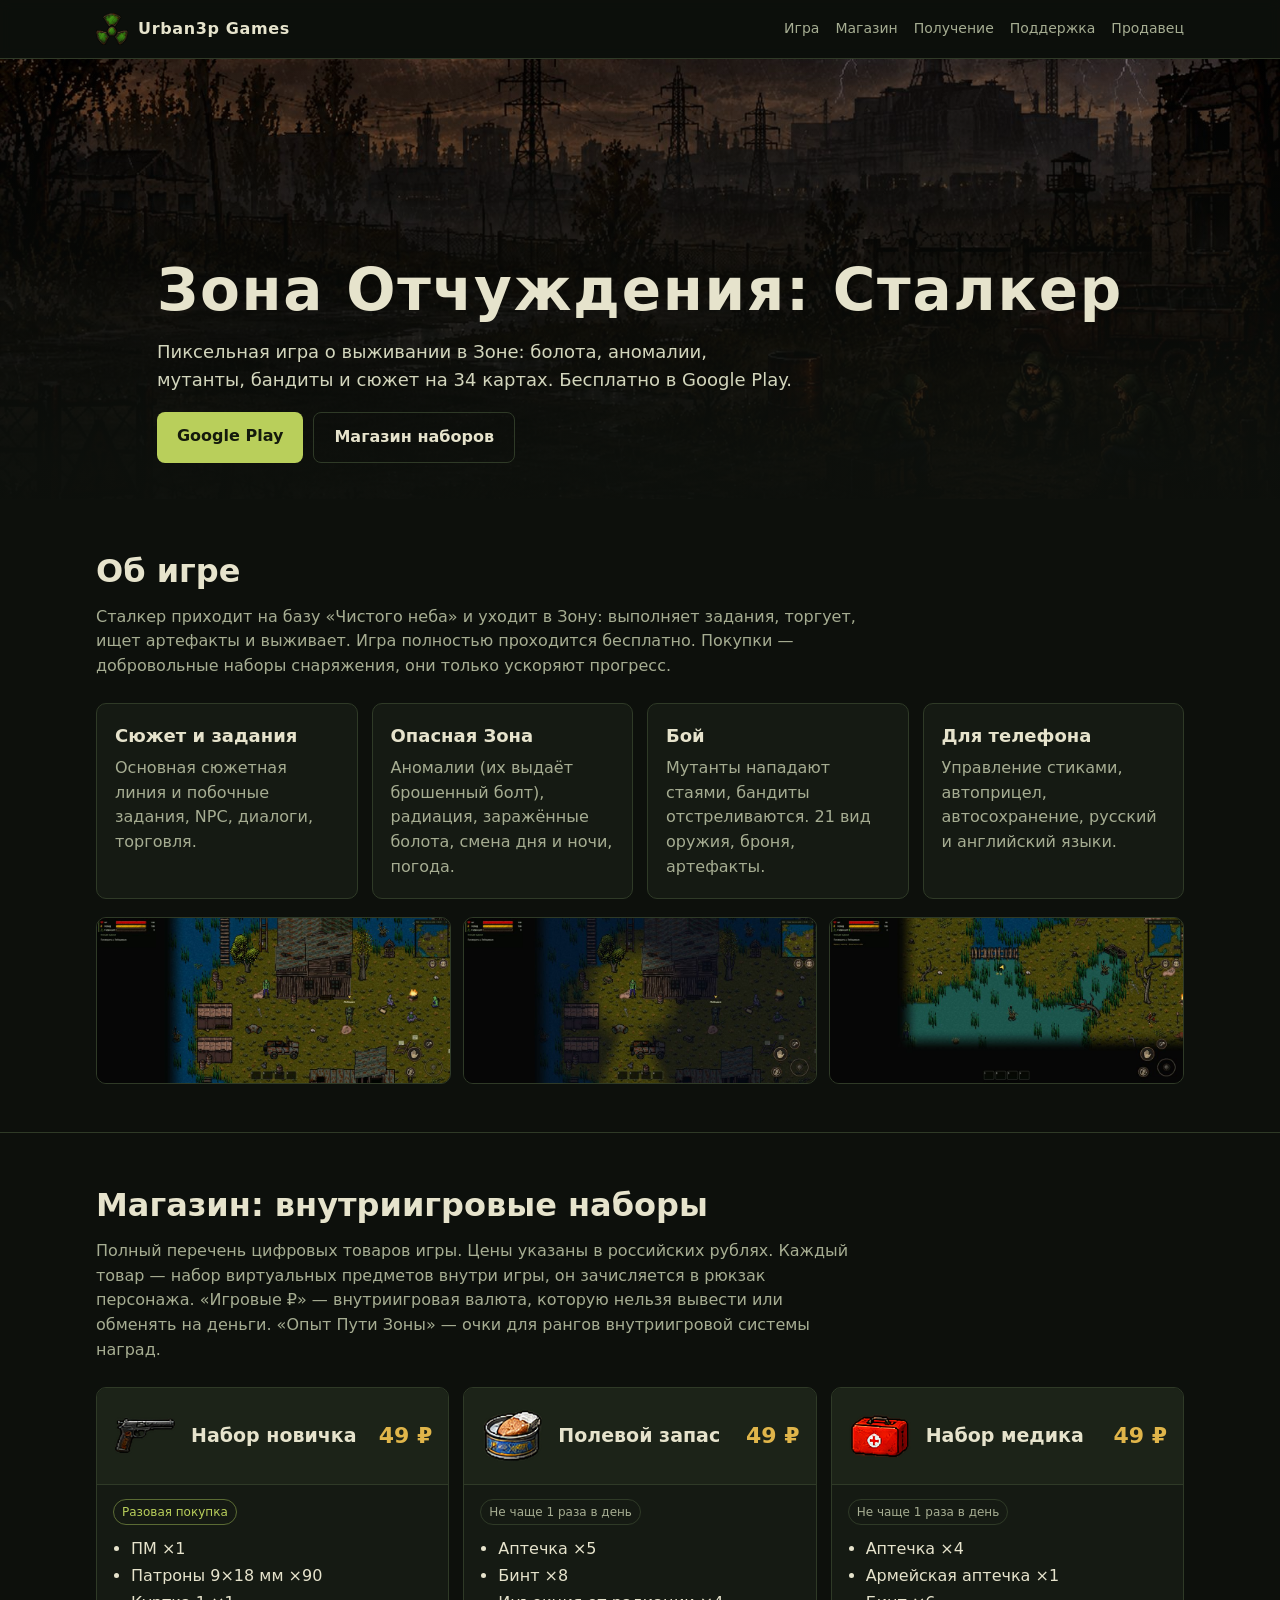
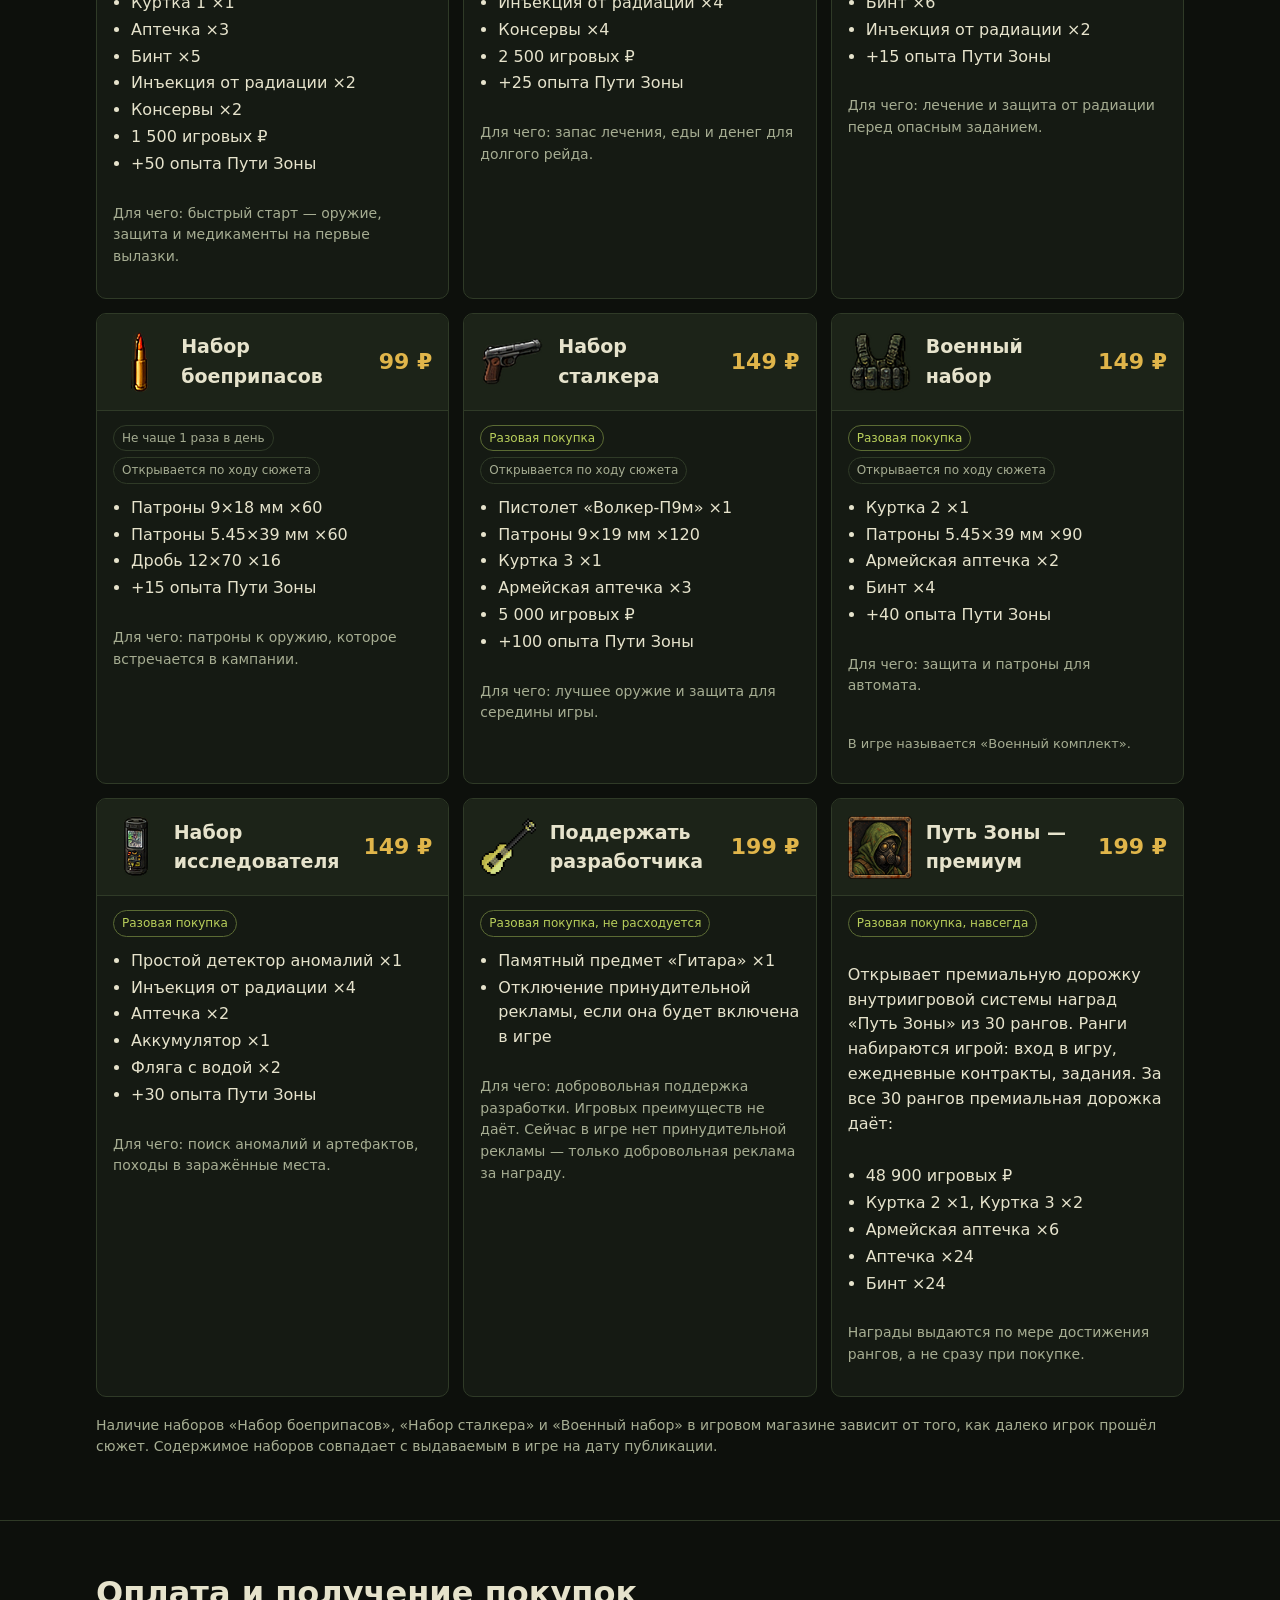
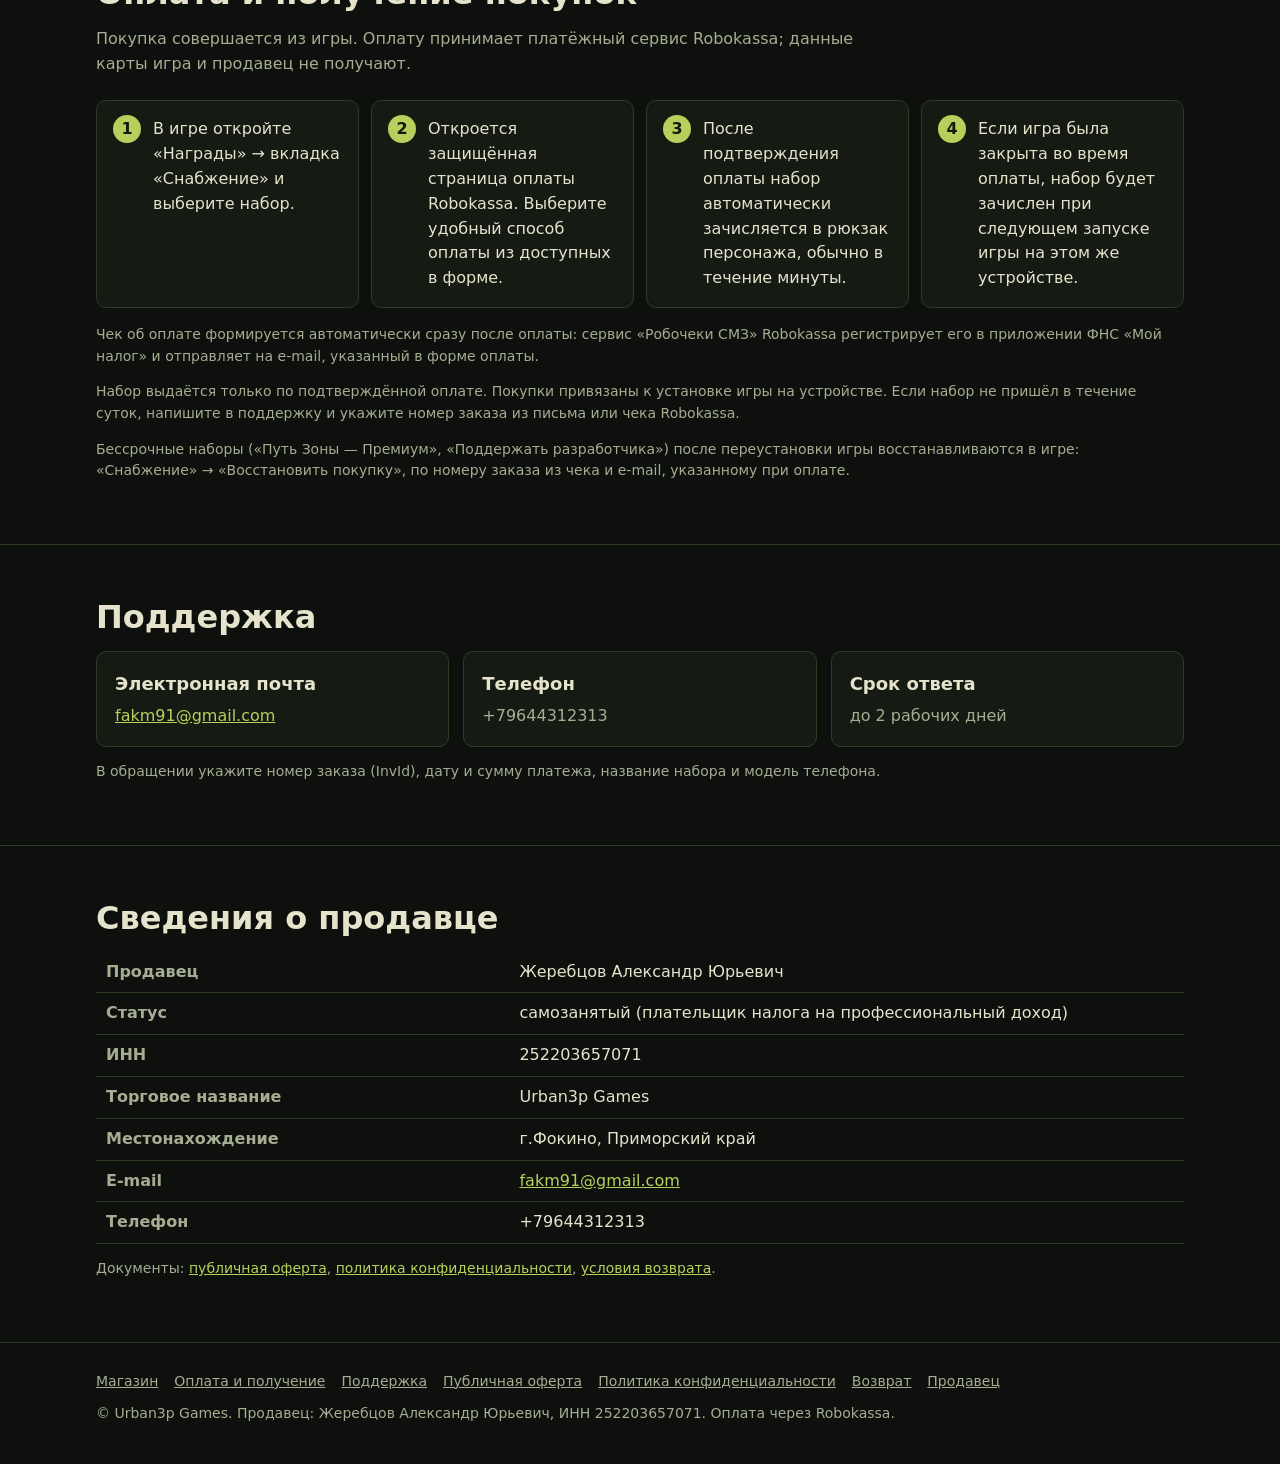
<file: index.html>
<!doctype html>
<html lang="ru">
<head>
<meta charset="utf-8">
<meta name="viewport" content="width=device-width, initial-scale=1">
<title>Зона Отчуждения: Сталкер — игра и магазин | Urban3p Games</title>
<meta name="description" content="Мобильная игра «Зона Отчуждения: Сталкер» от Urban3p Games: описание игры, перечень внутриигровых наборов с ценами, получение покупок, поддержка, оферта и сведения о продавце.">
<link rel="stylesheet" href="style.css">
<link rel="icon" href="img/logo.png">
</head>
<body>
<header class="top">
  <div class="wrap">
    <a class="brand" href="#"><img src="img/logo.png" alt="">Urban3p Games</a>
    <nav class="nav">
      <a href="#game">Игра</a><a href="#shop">Магазин</a><a href="#delivery">Получение</a><a href="#support">Поддержка</a><a href="#seller">Продавец</a>
    </nav>
  </div>
</header>

<div class="hero">
  <div class="wrap">
    <h1>Зона Отчуждения: Сталкер</h1>
    <p>Пиксельная игра о выживании в Зоне: болота, аномалии, мутанты, бандиты и сюжет на 34 картах. Бесплатно в Google Play.</p>
    <div class="actions">
      <a class="btn" href="https://play.google.com/store/apps/details?id=com.zoneofalination.stalker">Google Play</a>
      <a class="btn ghost" href="#shop">Магазин наборов</a>
    </div>
  </div>
</div>

<main>
<section id="game">
  <div class="wrap">
    <h2>Об игре</h2>
    <p class="lead">Сталкер приходит на базу «Чистого неба» и уходит в Зону: выполняет задания, торгует, ищет артефакты и выживает. Игра полностью проходится бесплатно. Покупки — добровольные наборы снаряжения, они только ускоряют прогресс.</p>
    <div class="grid">
      <div class="card"><h3>Сюжет и задания</h3><p>Основная сюжетная линия и побочные задания, NPC, диалоги, торговля.</p></div>
      <div class="card"><h3>Опасная Зона</h3><p>Аномалии (их выдаёт брошенный болт), радиация, заражённые болота, смена дня и ночи, погода.</p></div>
      <div class="card"><h3>Бой</h3><p>Мутанты нападают стаями, бандиты отстреливаются. 21 вид оружия, броня, артефакты.</p></div>
      <div class="card"><h3>Для телефона</h3><p>Управление стиками, автоприцел, автосохранение, русский и английский языки.</p></div>
    </div>
    <div class="shots">
      <img src="img/shot_70_day.jpg" alt="База «Чистого неба» днём" loading="lazy">
      <img src="img/shot_72_night.jpg" alt="Ночь в Зоне с фонариком" loading="lazy">
      <img src="img/shot_64_toxic_swamp.jpg" alt="Заражённые болота" loading="lazy">
    </div>
  </div>
</section>

<section id="shop">
  <div class="wrap">
    <h2>Магазин: внутриигровые наборы</h2>
    <p class="lead">Полный перечень цифровых товаров игры. Цены указаны в российских рублях. Каждый товар — набор виртуальных предметов внутри игры, он зачисляется в рюкзак персонажа. «Игровые ₽» — внутриигровая валюта, которую нельзя вывести или обменять на деньги. «Опыт Пути Зоны» — очки для рангов внутриигровой системы наград.</p>
    <div class="shop">

      <article class="item" id="pzo_starter_pack">
        <header><img src="img/starter.png" alt=""><h3>Набор новичка</h3><span class="price">49 ₽</span></header>
        <div class="body">
          <div class="tags"><span class="tag one">Разовая покупка</span></div>
          <ul><li>ПМ ×1</li><li>Патроны 9×18 мм ×90</li><li>Куртка 1 ×1</li><li>Аптечка ×3</li><li>Бинт ×5</li><li>Инъекция от радиации ×2</li><li>Консервы ×2</li><li>1 500 игровых ₽</li><li>+50 опыта Пути Зоны</li></ul>
          <p class="note">Для чего: быстрый старт — оружие, защита и медикаменты на первые вылазки.</p>
        </div>
      </article>

      <article class="item" id="pzo_field_supply">
        <header><img src="img/field.png" alt=""><h3>Полевой запас</h3><span class="price">49 ₽</span></header>
        <div class="body">
          <div class="tags"><span class="tag">Не чаще 1 раза в день</span></div>
          <ul><li>Аптечка ×5</li><li>Бинт ×8</li><li>Инъекция от радиации ×4</li><li>Консервы ×4</li><li>2 500 игровых ₽</li><li>+25 опыта Пути Зоны</li></ul>
          <p class="note">Для чего: запас лечения, еды и денег для долгого рейда.</p>
        </div>
      </article>

      <article class="item" id="pzo_medic_pack">
        <header><img src="img/medic.png" alt=""><h3>Набор медика</h3><span class="price">49 ₽</span></header>
        <div class="body">
          <div class="tags"><span class="tag">Не чаще 1 раза в день</span></div>
          <ul><li>Аптечка ×4</li><li>Армейская аптечка ×1</li><li>Бинт ×6</li><li>Инъекция от радиации ×2</li><li>+15 опыта Пути Зоны</li></ul>
          <p class="note">Для чего: лечение и защита от радиации перед опасным заданием.</p>
        </div>
      </article>

      <article class="item" id="pzo_ammo_pack">
        <header><img src="img/ammo.png" alt=""><h3>Набор боеприпасов</h3><span class="price">99 ₽</span></header>
        <div class="body">
          <div class="tags"><span class="tag">Не чаще 1 раза в день</span><span class="tag">Открывается по ходу сюжета</span></div>
          <ul><li>Патроны 9×18 мм ×60</li><li>Патроны 5.45×39 мм ×60</li><li>Дробь 12×70 ×16</li><li>+15 опыта Пути Зоны</li></ul>
          <p class="note">Для чего: патроны к оружию, которое встречается в кампании.</p>
        </div>
      </article>

      <article class="item" id="pzo_stalker_pack">
        <header><img src="img/stalker.png" alt=""><h3>Набор сталкера</h3><span class="price">149 ₽</span></header>
        <div class="body">
          <div class="tags"><span class="tag one">Разовая покупка</span><span class="tag">Открывается по ходу сюжета</span></div>
          <ul><li>Пистолет «Волкер-П9м» ×1</li><li>Патроны 9×19 мм ×120</li><li>Куртка 3 ×1</li><li>Армейская аптечка ×3</li><li>5 000 игровых ₽</li><li>+100 опыта Пути Зоны</li></ul>
          <p class="note">Для чего: лучшее оружие и защита для середины игры.</p>
        </div>
      </article>

      <article class="item" id="pzo_military_pack">
        <header><img src="img/military.png" alt=""><h3>Военный набор</h3><span class="price">149 ₽</span></header>
        <div class="body">
          <div class="tags"><span class="tag one">Разовая покупка</span><span class="tag">Открывается по ходу сюжета</span></div>
          <ul><li>Куртка 2 ×1</li><li>Патроны 5.45×39 мм ×90</li><li>Армейская аптечка ×2</li><li>Бинт ×4</li><li>+40 опыта Пути Зоны</li></ul>
          <p class="note">Для чего: защита и патроны для автомата.</p>
          <p class="ingame">В игре называется «Военный комплект».</p>
        </div>
      </article>

      <article class="item" id="pzo_explorer_pack">
        <header><img src="img/explorer.png" alt=""><h3>Набор исследователя</h3><span class="price">149 ₽</span></header>
        <div class="body">
          <div class="tags"><span class="tag one">Разовая покупка</span></div>
          <ul><li>Простой детектор аномалий ×1</li><li>Инъекция от радиации ×4</li><li>Аптечка ×2</li><li>Аккумулятор ×1</li><li>Фляга с водой ×2</li><li>+30 опыта Пути Зоны</li></ul>
          <p class="note">Для чего: поиск аномалий и артефактов, походы в заражённые места.</p>
        </div>
      </article>

      <article class="item" id="pzo_support">
        <header><img src="img/support.png" alt=""><h3>Поддержать разработчика</h3><span class="price">199 ₽</span></header>
        <div class="body">
          <div class="tags"><span class="tag one">Разовая покупка, не расходуется</span></div>
          <ul><li>Памятный предмет «Гитара» ×1</li><li>Отключение принудительной рекламы, если она будет включена в игре</li></ul>
          <p class="note">Для чего: добровольная поддержка разработки. Игровых преимуществ не даёт. Сейчас в игре нет принудительной рекламы — только добровольная реклама за награду.</p>
        </div>
      </article>

      <article class="item" id="pzo_zone_pass">
        <header><img src="img/pass.png" alt=""><h3>Путь Зоны — премиум</h3><span class="price">199 ₽</span></header>
        <div class="body">
          <div class="tags"><span class="tag one">Разовая покупка, навсегда</span></div>
          <p>Открывает премиальную дорожку внутриигровой системы наград «Путь Зоны» из 30 рангов. Ранги набираются игрой: вход в игру, ежедневные контракты, задания. За все 30 рангов премиальная дорожка даёт:</p>
          <ul><li>48 900 игровых ₽</li><li>Куртка 2 ×1, Куртка 3 ×2</li><li>Армейская аптечка ×6</li><li>Аптечка ×24</li><li>Бинт ×24</li></ul>
          <p class="note">Награды выдаются по мере достижения рангов, а не сразу при покупке.</p>
        </div>
      </article>

    </div>
    <p class="note" style="margin-top:18px">Наличие наборов «Набор боеприпасов», «Набор сталкера» и «Военный набор» в игровом магазине зависит от того, как далеко игрок прошёл сюжет. Содержимое наборов совпадает с выдаваемым в игре на дату публикации.</p>
  </div>
</section>

<section id="delivery">
  <div class="wrap">
    <h2>Оплата и получение покупок</h2>
    <p class="lead">Покупка совершается из игры. Оплату принимает платёжный сервис Robokassa; данные карты игра и продавец не получают.</p>
    <ol class="steps">
      <li>В игре откройте «Награды» → вкладка «Снабжение» и выберите набор.</li>
      <li>Откроется защищённая страница оплаты Robokassa. Выберите удобный способ оплаты из доступных в форме.</li>
      <li>После подтверждения оплаты набор автоматически зачисляется в рюкзак персонажа, обычно в течение минуты.</li>
      <li>Если игра была закрыта во время оплаты, набор будет зачислен при следующем запуске игры на этом же устройстве.</li>
    </ol>
    <p class="note">Чек об оплате формируется автоматически сразу после оплаты: сервис «Робочеки СМЗ» Robokassa регистрирует его в приложении ФНС «Мой налог» и отправляет на e-mail, указанный в форме оплаты.</p>
    <p class="note">Набор выдаётся только по подтверждённой оплате. Покупки привязаны к установке игры на устройстве. Если набор не пришёл в течение суток, напишите в поддержку и укажите номер заказа из письма или чека Robokassa.</p>
    <p class="note">Бессрочные наборы («Путь Зоны — Премиум», «Поддержать разработчика») после переустановки игры восстанавливаются в игре: «Снабжение» → «Восстановить покупку», по номеру заказа из чека и e-mail, указанному при оплате.</p>
  </div>
</section>

<section id="support">
  <div class="wrap">
    <h2>Поддержка</h2>
    <div class="grid">
      <div class="card"><h3>Электронная почта</h3><p><a href="mailto:fakm91@gmail.com">fakm91@gmail.com</a></p></div>
      <div class="card"><h3>Телефон</h3><p>+79644312313</p></div>
      <div class="card"><h3>Срок ответа</h3><p>до 2 рабочих дней</p></div>
    </div>
    <p class="note" style="margin-top:14px">В обращении укажите номер заказа (InvId), дату и сумму платежа, название набора и модель телефона.</p>
  </div>
</section>

<section id="seller">
  <div class="wrap">
    <h2>Сведения о продавце</h2>
    <table>
      <tr><th>Продавец</th><td>Жеребцов Александр Юрьевич</td></tr>
      <tr><th>Статус</th><td>самозанятый (плательщик налога на профессиональный доход)</td></tr>
      <tr><th>ИНН</th><td>252203657071</td></tr>
      <tr><th>Торговое название</th><td>Urban3p Games</td></tr>
      <tr><th>Местонахождение</th><td>г.Фокино, Приморский край</td></tr>
      <tr><th>E-mail</th><td><a href="mailto:fakm91@gmail.com">fakm91@gmail.com</a></td></tr>
      <tr><th>Телефон</th><td>+79644312313</td></tr>
    </table>
    <p class="note" style="margin-top:14px">Документы: <a href="offer.html">публичная оферта</a>, <a href="privacy.html">политика конфиденциальности</a>, <a href="refund.html">условия возврата</a>.</p>
  </div>
</section>
</main>

<footer>
  <div class="wrap">
    <nav><a href="#shop">Магазин</a><a href="#delivery">Оплата и получение</a><a href="#support">Поддержка</a><a href="offer.html">Публичная оферта</a><a href="privacy.html">Политика конфиденциальности</a><a href="refund.html">Возврат</a><a href="#seller">Продавец</a></nav>
    <div>© Urban3p Games. Продавец: Жеребцов Александр Юрьевич, ИНН 252203657071. Оплата через Robokassa.</div>
  </div>
</footer>
</body>
</html>
</file>
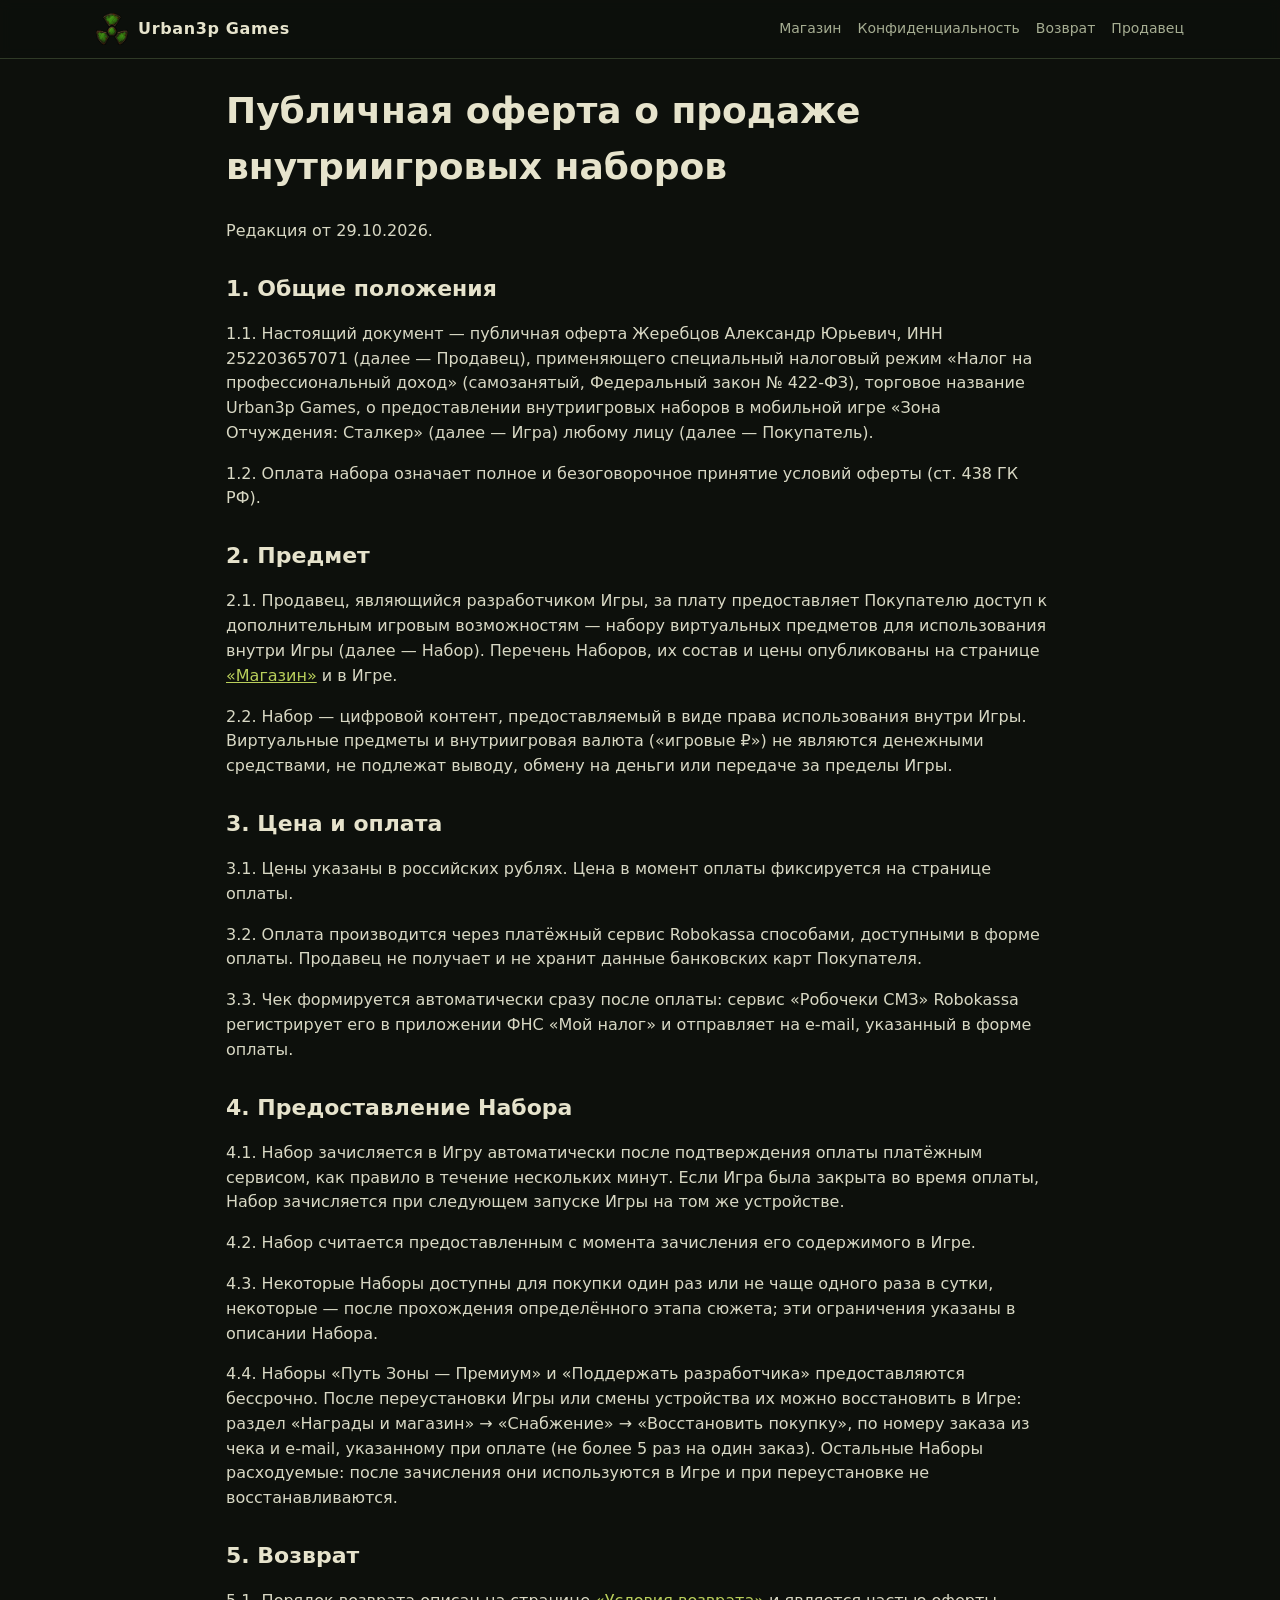
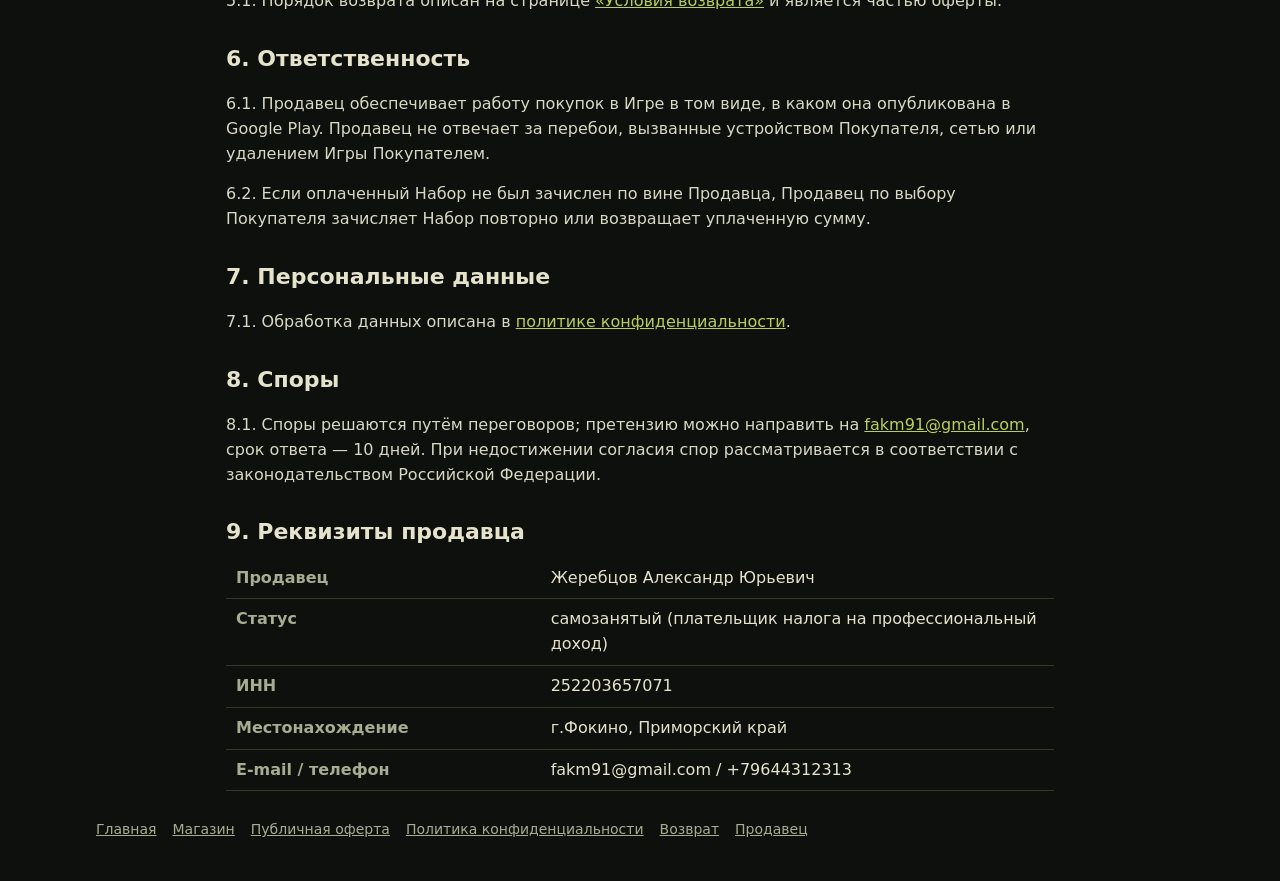
<file: offer.html>
<!doctype html>
<html lang="ru">
<head>
<meta charset="utf-8">
<meta name="viewport" content="width=device-width, initial-scale=1">
<title>Публичная оферта — Зона Отчуждения: Сталкер</title>
<link rel="stylesheet" href="style.css">
<link rel="icon" href="img/logo.png">
</head>
<body>
<header class="top"><div class="wrap"><a class="brand" href="index.html"><img src="img/logo.png" alt="">Urban3p Games</a><nav class="nav"><a href="index.html#shop">Магазин</a><a href="privacy.html">Конфиденциальность</a><a href="refund.html">Возврат</a><a href="index.html#seller">Продавец</a></nav></div></header>
<main class="wrap doc">
<h1>Публичная оферта о продаже внутриигровых наборов</h1>
<p class="draft" hidden>Шаблон для продавца-самозанятого. Поля, выделенные жёлтым, заполняются из МОИ_ДАННЫЕ.txt при сборке.</p>
<p>Редакция от 29.10.2026.</p>

<h2>1. Общие положения</h2>
<p>1.1. Настоящий документ — публичная оферта Жеребцов Александр Юрьевич, ИНН 252203657071 (далее — Продавец), применяющего специальный налоговый режим «Налог на профессиональный доход» (самозанятый, Федеральный закон № 422-ФЗ), торговое название Urban3p Games, о предоставлении внутриигровых наборов в мобильной игре «Зона Отчуждения: Сталкер» (далее — Игра) любому лицу (далее — Покупатель).</p>
<p>1.2. Оплата набора означает полное и безоговорочное принятие условий оферты (ст. 438 ГК РФ).</p>

<h2>2. Предмет</h2>
<p>2.1. Продавец, являющийся разработчиком Игры, за плату предоставляет Покупателю доступ к дополнительным игровым возможностям — набору виртуальных предметов для использования внутри Игры (далее — Набор). Перечень Наборов, их состав и цены опубликованы на странице <a href="index.html#shop">«Магазин»</a> и в Игре.</p>
<p>2.2. Набор — цифровой контент, предоставляемый в виде права использования внутри Игры. Виртуальные предметы и внутриигровая валюта («игровые ₽») не являются денежными средствами, не подлежат выводу, обмену на деньги или передаче за пределы Игры.</p>

<h2>3. Цена и оплата</h2>
<p>3.1. Цены указаны в российских рублях. Цена в момент оплаты фиксируется на странице оплаты.</p>
<p>3.2. Оплата производится через платёжный сервис Robokassa способами, доступными в форме оплаты. Продавец не получает и не хранит данные банковских карт Покупателя.</p>
<p>3.3. Чек формируется автоматически сразу после оплаты: сервис «Робочеки СМЗ» Robokassa регистрирует его в приложении ФНС «Мой налог» и отправляет на e-mail, указанный в форме оплаты.</p>

<h2>4. Предоставление Набора</h2>
<p>4.1. Набор зачисляется в Игру автоматически после подтверждения оплаты платёжным сервисом, как правило в течение нескольких минут. Если Игра была закрыта во время оплаты, Набор зачисляется при следующем запуске Игры на том же устройстве.</p>
<p>4.2. Набор считается предоставленным с момента зачисления его содержимого в Игре.</p>
<p>4.3. Некоторые Наборы доступны для покупки один раз или не чаще одного раза в сутки, некоторые — после прохождения определённого этапа сюжета; эти ограничения указаны в описании Набора.</p>
<p>4.4. Наборы «Путь Зоны — Премиум» и «Поддержать разработчика» предоставляются бессрочно. После переустановки Игры или смены устройства их можно восстановить в Игре: раздел «Награды и магазин» → «Снабжение» → «Восстановить покупку», по номеру заказа из чека и e-mail, указанному при оплате (не более 5 раз на один заказ). Остальные Наборы расходуемые: после зачисления они используются в Игре и при переустановке не восстанавливаются.</p>

<h2>5. Возврат</h2>
<p>5.1. Порядок возврата описан на странице <a href="refund.html">«Условия возврата»</a> и является частью оферты.</p>

<h2>6. Ответственность</h2>
<p>6.1. Продавец обеспечивает работу покупок в Игре в том виде, в каком она опубликована в Google Play. Продавец не отвечает за перебои, вызванные устройством Покупателя, сетью или удалением Игры Покупателем.</p>
<p>6.2. Если оплаченный Набор не был зачислен по вине Продавца, Продавец по выбору Покупателя зачисляет Набор повторно или возвращает уплаченную сумму.</p>

<h2>7. Персональные данные</h2>
<p>7.1. Обработка данных описана в <a href="privacy.html">политике конфиденциальности</a>.</p>

<h2>8. Споры</h2>
<p>8.1. Споры решаются путём переговоров; претензию можно направить на <a href="mailto:fakm91@gmail.com">fakm91@gmail.com</a>, срок ответа — 10 дней. При недостижении согласия спор рассматривается в соответствии с законодательством Российской Федерации.</p>

<h2>9. Реквизиты продавца</h2>
<table>
  <tr><th>Продавец</th><td>Жеребцов Александр Юрьевич</td></tr>
  <tr><th>Статус</th><td>самозанятый (плательщик налога на профессиональный доход)</td></tr>
  <tr><th>ИНН</th><td>252203657071</td></tr>
  <tr><th>Местонахождение</th><td>г.Фокино, Приморский край</td></tr>
  <tr><th>E-mail / телефон</th><td>fakm91@gmail.com / +79644312313</td></tr>
</table>
</main>
<footer><div class="wrap"><nav><a href="index.html">Главная</a><a href="index.html#shop">Магазин</a><a href="offer.html">Публичная оферта</a><a href="privacy.html">Политика конфиденциальности</a><a href="refund.html">Возврат</a><a href="index.html#seller">Продавец</a></nav></div></footer>
</body>
</html>
</file>
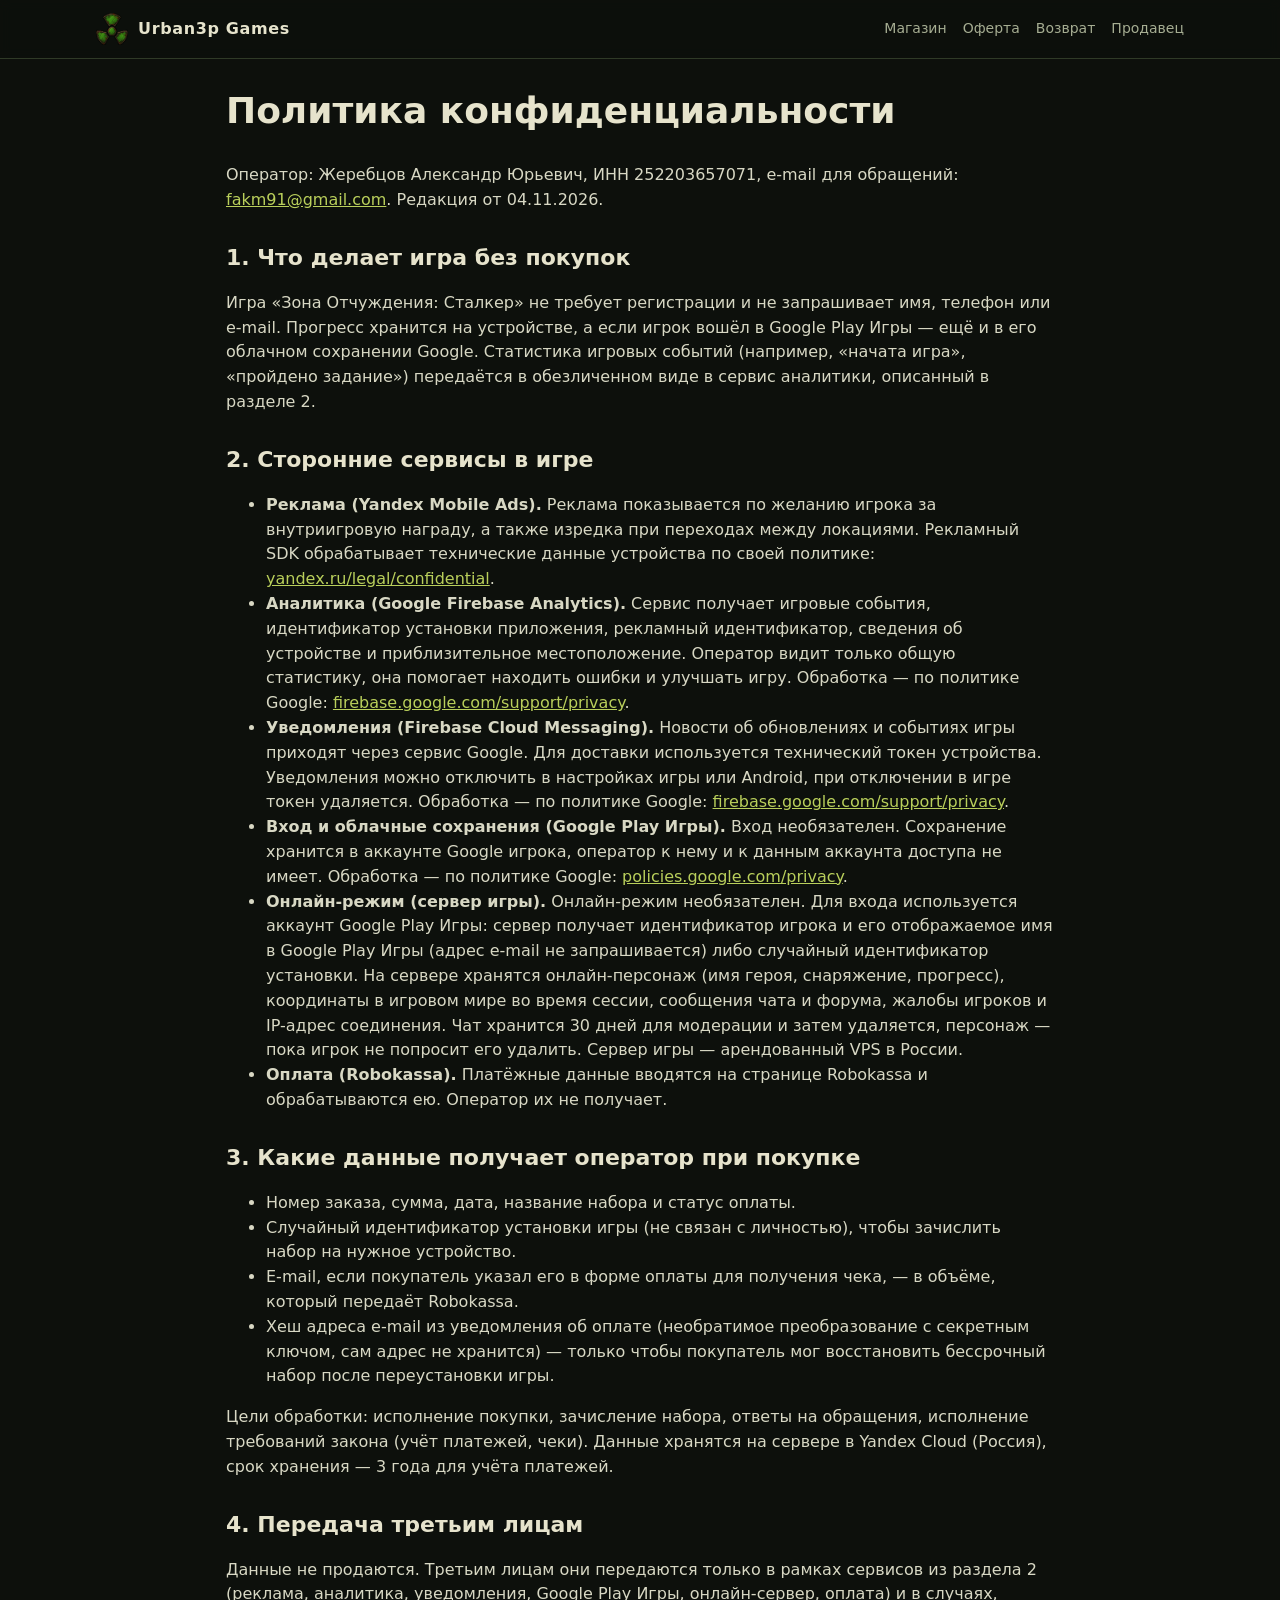
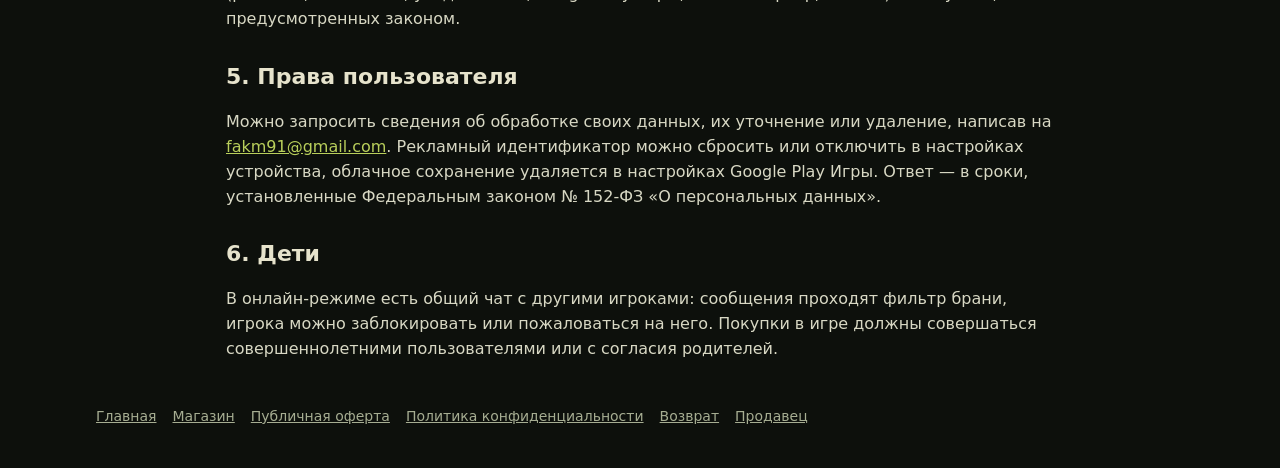
<file: privacy.html>
<!doctype html>
<html lang="ru">
<head>
<meta charset="utf-8">
<meta name="viewport" content="width=device-width, initial-scale=1">
<title>Политика конфиденциальности — Зона Отчуждения: Сталкер</title>
<link rel="stylesheet" href="style.css">
<link rel="icon" href="img/logo.png">
</head>
<body>
<header class="top"><div class="wrap"><a class="brand" href="index.html"><img src="img/logo.png" alt="">Urban3p Games</a><nav class="nav"><a href="index.html#shop">Магазин</a><a href="offer.html">Оферта</a><a href="refund.html">Возврат</a><a href="index.html#seller">Продавец</a></nav></div></header>
<main class="wrap doc">
<h1>Политика конфиденциальности</h1>
<p class="draft" hidden>Шаблон. Описывает фактическую работу игры на дату публикации. Поля, выделенные жёлтым, заполняет продавец. Онлайн-режим описан в разделе 2; при его изменении нужно обновить «Безопасность данных» в Google Play.</p>
<p>Оператор: Жеребцов Александр Юрьевич, ИНН 252203657071, e-mail для обращений: <a href="mailto:fakm91@gmail.com">fakm91@gmail.com</a>. Редакция от 04.11.2026.</p>

<h2>1. Что делает игра без покупок</h2>
<p>Игра «Зона Отчуждения: Сталкер» не требует регистрации и не запрашивает имя, телефон или e-mail. Прогресс хранится на устройстве, а если игрок вошёл в Google Play Игры — ещё и в его облачном сохранении Google. Статистика игровых событий (например, «начата игра», «пройдено задание») передаётся в обезличенном виде в сервис аналитики, описанный в разделе 2.</p>

<h2>2. Сторонние сервисы в игре</h2>
<ul>
  <li><b>Реклама (Yandex Mobile Ads).</b> Реклама показывается по желанию игрока за внутриигровую награду, а также изредка при переходах между локациями. Рекламный SDK обрабатывает технические данные устройства по своей политике: <a href="https://yandex.ru/legal/confidential/">yandex.ru/legal/confidential</a>.</li>
  <li><b>Аналитика (Google Firebase Analytics).</b> Сервис получает игровые события, идентификатор установки приложения, рекламный идентификатор, сведения об устройстве и приблизительное местоположение. Оператор видит только общую статистику, она помогает находить ошибки и улучшать игру. Обработка — по политике Google: <a href="https://firebase.google.com/support/privacy">firebase.google.com/support/privacy</a>.</li>
  <li><b>Уведомления (Firebase Cloud Messaging).</b> Новости об обновлениях и событиях игры приходят через сервис Google. Для доставки используется технический токен устройства. Уведомления можно отключить в настройках игры или Android, при отключении в игре токен удаляется. Обработка — по политике Google: <a href="https://firebase.google.com/support/privacy">firebase.google.com/support/privacy</a>.</li>
  <li><b>Вход и облачные сохранения (Google Play Игры).</b> Вход необязателен. Сохранение хранится в аккаунте Google игрока, оператор к нему и к данным аккаунта доступа не имеет. Обработка — по политике Google: <a href="https://policies.google.com/privacy">policies.google.com/privacy</a>.</li>
  <li><b>Онлайн-режим (сервер игры).</b> Онлайн-режим необязателен. Для входа используется аккаунт Google Play Игры: сервер получает идентификатор игрока и его отображаемое имя в Google Play Игры (адрес e-mail не запрашивается) либо случайный идентификатор установки. На сервере хранятся онлайн-персонаж (имя героя, снаряжение, прогресс), координаты в игровом мире во время сессии, сообщения чата и форума, жалобы игроков и IP-адрес соединения. Чат хранится 30 дней для модерации и затем удаляется, персонаж — пока игрок не попросит его удалить. Сервер игры — арендованный VPS в России.</li>
  <li><b>Оплата (Robokassa).</b> Платёжные данные вводятся на странице Robokassa и обрабатываются ею. Оператор их не получает.</li>
</ul>

<h2>3. Какие данные получает оператор при покупке</h2>
<ul>
  <li>Номер заказа, сумма, дата, название набора и статус оплаты.</li>
  <li>Случайный идентификатор установки игры (не связан с личностью), чтобы зачислить набор на нужное устройство.</li>
  <li>E-mail, если покупатель указал его в форме оплаты для получения чека, — в объёме, который передаёт Robokassa.</li>
  <li>Хеш адреса e-mail из уведомления об оплате (необратимое преобразование с секретным ключом, сам адрес не хранится) — только чтобы покупатель мог восстановить бессрочный набор после переустановки игры.</li>
</ul>
<p>Цели обработки: исполнение покупки, зачисление набора, ответы на обращения, исполнение требований закона (учёт платежей, чеки). Данные хранятся на сервере в Yandex Cloud (Россия), срок хранения — 3 года для учёта платежей.</p>

<h2>4. Передача третьим лицам</h2>
<p>Данные не продаются. Третьим лицам они передаются только в рамках сервисов из раздела 2 (реклама, аналитика, уведомления, Google Play Игры, онлайн-сервер, оплата) и в случаях, предусмотренных законом.</p>

<h2>5. Права пользователя</h2>
<p>Можно запросить сведения об обработке своих данных, их уточнение или удаление, написав на <a href="mailto:fakm91@gmail.com">fakm91@gmail.com</a>. Рекламный идентификатор можно сбросить или отключить в настройках устройства, облачное сохранение удаляется в настройках Google Play Игры. Ответ — в сроки, установленные Федеральным законом № 152-ФЗ «О персональных данных».</p>

<h2>6. Дети</h2>
<p>В онлайн-режиме есть общий чат с другими игроками: сообщения проходят фильтр брани, игрока можно заблокировать или пожаловаться на него. Покупки в игре должны совершаться совершеннолетними пользователями или с согласия родителей.</p>
</main>
<footer><div class="wrap"><nav><a href="index.html">Главная</a><a href="index.html#shop">Магазин</a><a href="offer.html">Публичная оферта</a><a href="privacy.html">Политика конфиденциальности</a><a href="refund.html">Возврат</a><a href="index.html#seller">Продавец</a></nav></div></footer>
</body>
</html>
</file>
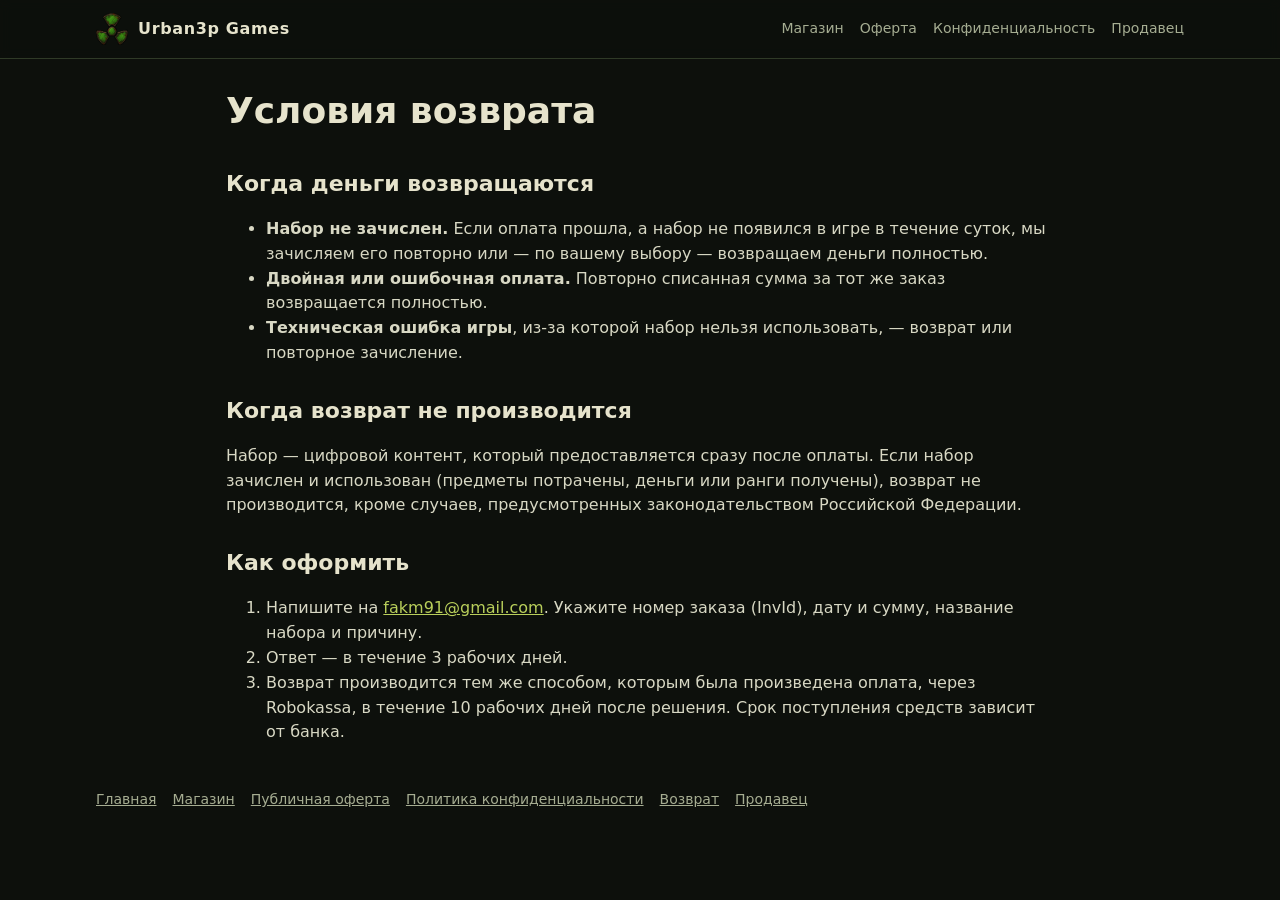
<file: refund.html>
<!doctype html>
<html lang="ru">
<head>
<meta charset="utf-8">
<meta name="viewport" content="width=device-width, initial-scale=1">
<title>Условия возврата — Зона Отчуждения: Сталкер</title>
<link rel="stylesheet" href="style.css">
<link rel="icon" href="img/logo.png">
</head>
<body>
<header class="top"><div class="wrap"><a class="brand" href="index.html"><img src="img/logo.png" alt="">Urban3p Games</a><nav class="nav"><a href="index.html#shop">Магазин</a><a href="offer.html">Оферта</a><a href="privacy.html">Конфиденциальность</a><a href="index.html#seller">Продавец</a></nav></div></header>
<main class="wrap doc">
<h1>Условия возврата</h1>
<p class="draft" hidden>Шаблон. Сроки, выделенные жёлтым, устанавливает продавец. Перед публикацией рекомендуется проверить у юриста.</p>

<h2>Когда деньги возвращаются</h2>
<ul>
  <li><b>Набор не зачислен.</b> Если оплата прошла, а набор не появился в игре в течение суток, мы зачисляем его повторно или — по вашему выбору — возвращаем деньги полностью.</li>
  <li><b>Двойная или ошибочная оплата.</b> Повторно списанная сумма за тот же заказ возвращается полностью.</li>
  <li><b>Техническая ошибка игры</b>, из-за которой набор нельзя использовать, — возврат или повторное зачисление.</li>
</ul>

<h2>Когда возврат не производится</h2>
<p>Набор — цифровой контент, который предоставляется сразу после оплаты. Если набор зачислен и использован (предметы потрачены, деньги или ранги получены), возврат не производится, кроме случаев, предусмотренных законодательством Российской Федерации.</p>

<h2>Как оформить</h2>
<ol>
  <li>Напишите на <a href="mailto:fakm91@gmail.com">fakm91@gmail.com</a>. Укажите номер заказа (InvId), дату и сумму, название набора и причину.</li>
  <li>Ответ — в течение 3 рабочих дней.</li>
  <li>Возврат производится тем же способом, которым была произведена оплата, через Robokassa, в течение 10 рабочих дней после решения. Срок поступления средств зависит от банка.</li>
</ol>
</main>
<footer><div class="wrap"><nav><a href="index.html">Главная</a><a href="index.html#shop">Магазин</a><a href="offer.html">Публичная оферта</a><a href="privacy.html">Политика конфиденциальности</a><a href="refund.html">Возврат</a><a href="index.html#seller">Продавец</a></nav></div></footer>
</body>
</html>
</file>
<file: style.css>
:root {
  --bg: #0d100c;
  --panel: #151a13;
  --panel-2: #1c2318;
  --line: #2f3a27;
  --text: #e6e3cc;
  --muted: #a6ad92;
  --accent: #b9cf5b;
  --rust: #c8862f;
  --warn: #e0b54a;
  --radius: 10px;
}
* { box-sizing: border-box; }
html { scroll-behavior: smooth; }
body {
  margin: 0; background: var(--bg); color: var(--text);
  font: 16px/1.55 system-ui, -apple-system, "Segoe UI", Roboto, "Helvetica Neue", Arial, sans-serif;
}
a { color: var(--accent); }
img { max-width: 100%; display: block; }
.wrap { max-width: 1120px; margin: 0 auto; padding: 0 16px; }

/* header */
.top { position: sticky; top: 0; z-index: 10; background: rgba(13,16,12,.92); backdrop-filter: blur(6px); border-bottom: 1px solid var(--line); }
.top .wrap { display: flex; align-items: center; gap: 14px; min-height: 58px; flex-wrap: wrap; }
.brand { display: flex; align-items: center; gap: 10px; color: var(--text); text-decoration: none; font-weight: 700; letter-spacing: .04em; }
.brand img { width: 32px; height: 32px; }
.nav { display: flex; gap: 6px 16px; flex-wrap: wrap; margin-left: auto; font-size: 14px; }
.nav a { color: var(--muted); text-decoration: none; }
.nav a:hover { color: var(--text); }

/* hero */
.hero { position: relative; min-height: 440px; display: flex; align-items: flex-end; background: #000 url("img/hero.jpg") center/cover no-repeat; }
.hero::after { content: ""; position: absolute; inset: 0; background: linear-gradient(180deg, rgba(0,0,0,.15) 0%, rgba(13,16,12,.95) 92%); }
.hero .wrap { position: relative; z-index: 1; padding-top: 80px; padding-bottom: 36px; }
.hero h1 { margin: 0; font-size: clamp(32px, 6vw, 58px); line-height: 1.05; letter-spacing: .03em; }
.hero p { max-width: 640px; color: #d3d6bd; font-size: 18px; }
.btn { display: inline-block; padding: 12px 20px; border-radius: 8px; background: var(--accent); color: #141a0c; font-weight: 700; text-decoration: none; }
.btn.ghost { background: transparent; color: var(--text); border: 1px solid var(--line); }
.actions { display: flex; gap: 10px; flex-wrap: wrap; margin-top: 18px; }

section { padding: 48px 0; border-bottom: 1px solid var(--line); scroll-margin-top: 64px; }
.item { scroll-margin-top: 72px; }
h2 { font-size: clamp(24px, 4vw, 32px); margin: 0 0 8px; }
.lead { color: var(--muted); max-width: 760px; margin: 0 0 24px; }

/* features + shots */
.grid { display: grid; gap: 14px; grid-template-columns: repeat(auto-fit, minmax(240px, 1fr)); }
.card { background: var(--panel); border: 1px solid var(--line); border-radius: var(--radius); padding: 18px; }
.card h3 { margin: 0 0 6px; font-size: 18px; }
.card p { margin: 0; color: var(--muted); }
.shots { display: grid; gap: 12px; grid-template-columns: repeat(auto-fit, minmax(280px, 1fr)); margin-top: 18px; }
.shots img { border-radius: var(--radius); border: 1px solid var(--line); }

/* shop */
.shop { display: grid; gap: 14px; grid-template-columns: repeat(auto-fill, minmax(300px, 1fr)); }
.item { display: flex; flex-direction: column; background: var(--panel); border: 1px solid var(--line); border-radius: var(--radius); overflow: hidden; }
.item header { display: flex; gap: 14px; align-items: center; padding: 16px; background: var(--panel-2); border-bottom: 1px solid var(--line); }
.item header img { width: 64px; height: 64px; object-fit: contain; image-rendering: auto; }
.item h3 { margin: 0; font-size: 19px; }
.item .price { margin-left: auto; font-size: 22px; font-weight: 800; color: var(--warn); white-space: nowrap; }
.item .body { padding: 14px 16px 16px; display: flex; flex-direction: column; gap: 10px; flex: 1; }
.item ul { margin: 0; padding-left: 18px; }
.item li { margin: 2px 0; }
.tags { display: flex; flex-wrap: wrap; gap: 6px; }
.tag { font-size: 12px; padding: 3px 8px; border-radius: 99px; border: 1px solid var(--line); color: var(--muted); }
.tag.one { border-color: #5b6b34; color: var(--accent); }
.note { font-size: 14px; color: var(--muted); }
.ingame { font-size: 13px; color: var(--muted); }

/* steps */
.steps { counter-reset: s; display: grid; gap: 12px; grid-template-columns: repeat(auto-fit, minmax(230px, 1fr)); padding: 0; list-style: none; }
.steps li { counter-increment: s; background: var(--panel); border: 1px solid var(--line); border-radius: var(--radius); padding: 16px 16px 16px 56px; position: relative; }
.steps li::before { content: counter(s); position: absolute; left: 16px; top: 14px; width: 28px; height: 28px; border-radius: 50%; background: var(--accent); color: #141a0c; font-weight: 800; display: grid; place-items: center; }

/* legal text */
.doc { max-width: 860px; }
.doc h1 { font-size: clamp(26px, 5vw, 36px); }
.doc h2 { font-size: 22px; margin-top: 28px; }
.doc p, .doc li { color: #d8d8c4; }
table { width: 100%; border-collapse: collapse; }
td, th { text-align: left; padding: 8px 10px; border-bottom: 1px solid var(--line); vertical-align: top; }
th { color: var(--muted); font-weight: 600; width: 38%; }

/* fields the owner must fill in */
.fill { background: rgba(224,181,74,.14); color: var(--warn); border: 1px dashed var(--warn); border-radius: 4px; padding: 0 5px; font-weight: 600; }
.draft { background: rgba(224,181,74,.1); border: 1px solid var(--warn); color: var(--warn); border-radius: var(--radius); padding: 12px 14px; margin: 18px 0; font-size: 14px; }

footer { padding: 28px 0 40px; color: var(--muted); font-size: 14px; }
footer .wrap { display: grid; gap: 10px; }
footer nav { display: flex; flex-wrap: wrap; gap: 6px 16px; }
footer a { color: var(--muted); }

@media (max-width: 560px) {
  .top .wrap { flex-wrap: nowrap; }
  .brand span { display: none; }
  .nav { flex-wrap: nowrap; overflow-x: auto; white-space: nowrap; -webkit-overflow-scrolling: touch; scrollbar-width: none; }
  .nav::-webkit-scrollbar { display: none; }
  .hero { min-height: 380px; }
  .hero p { font-size: 16px; }
  .item header img { width: 52px; height: 52px; }
  .item .price { font-size: 19px; }
  th { width: 45%; }
}
</file>
